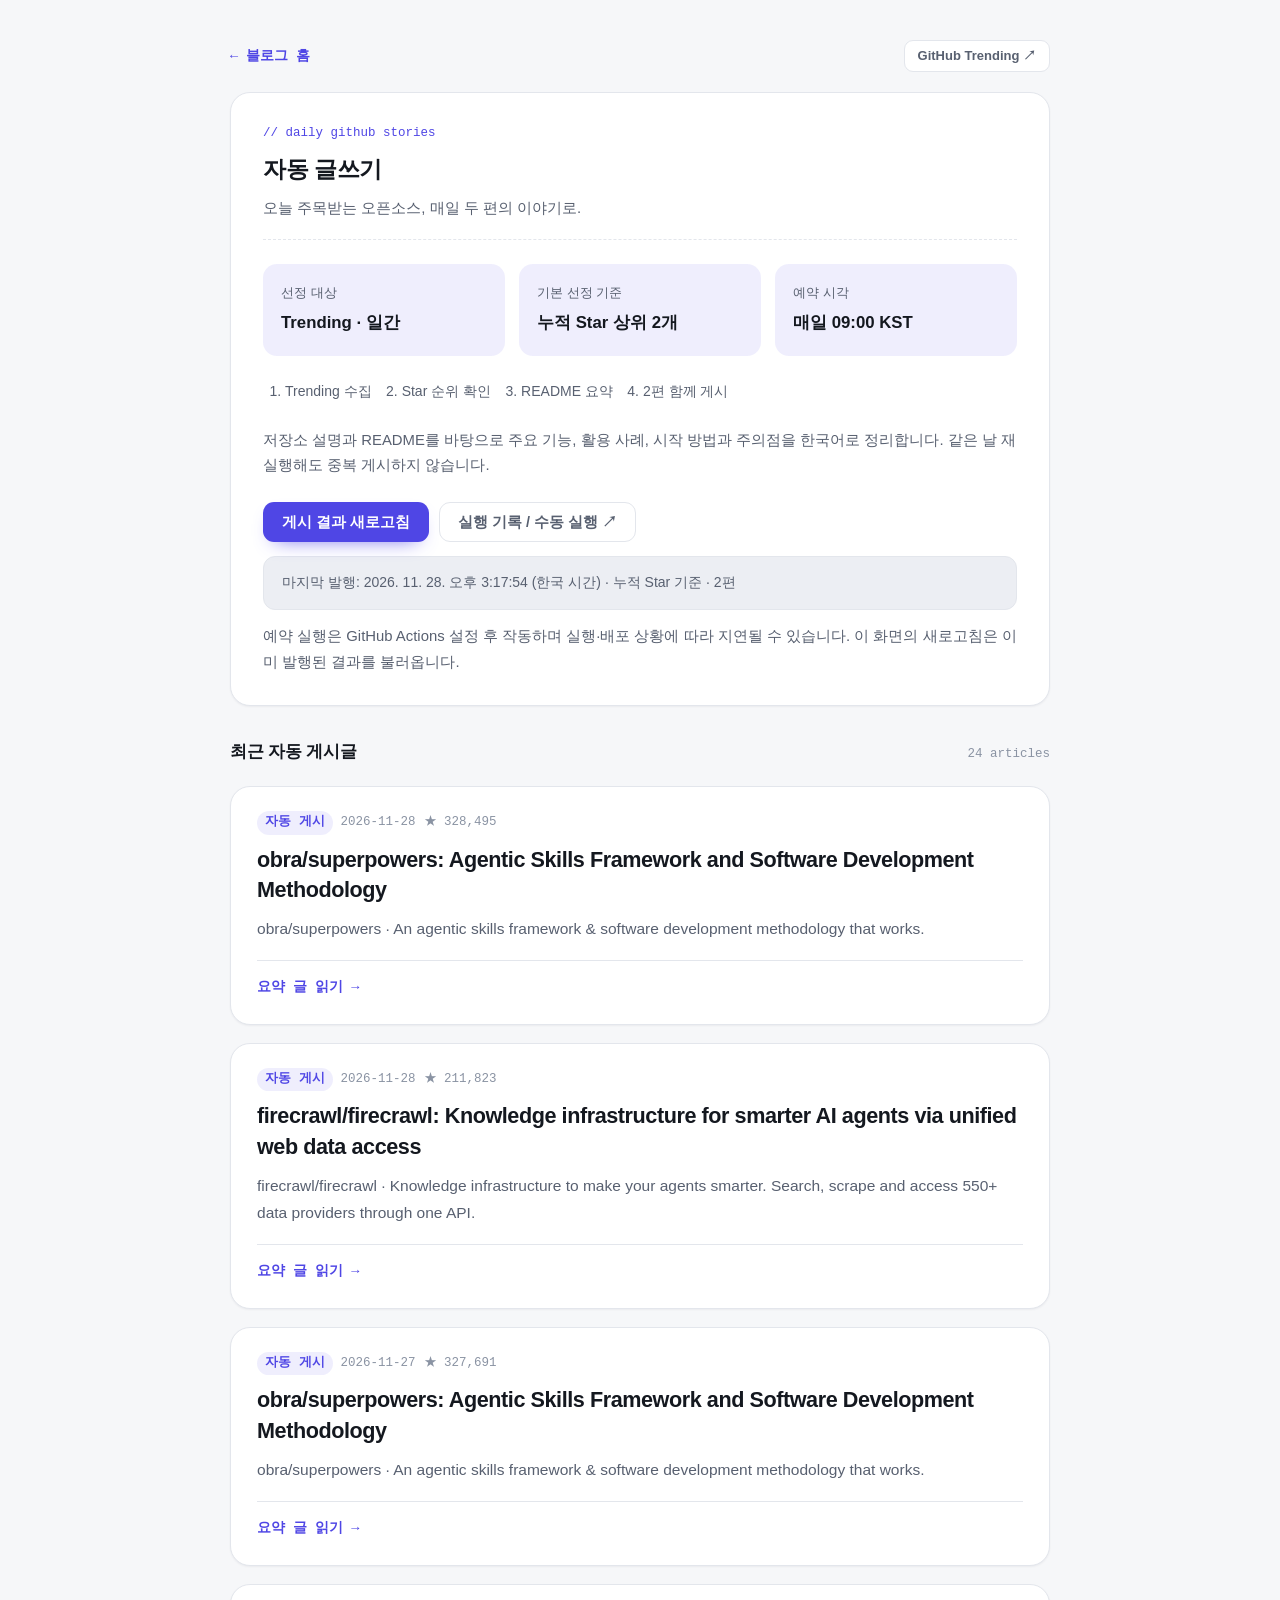
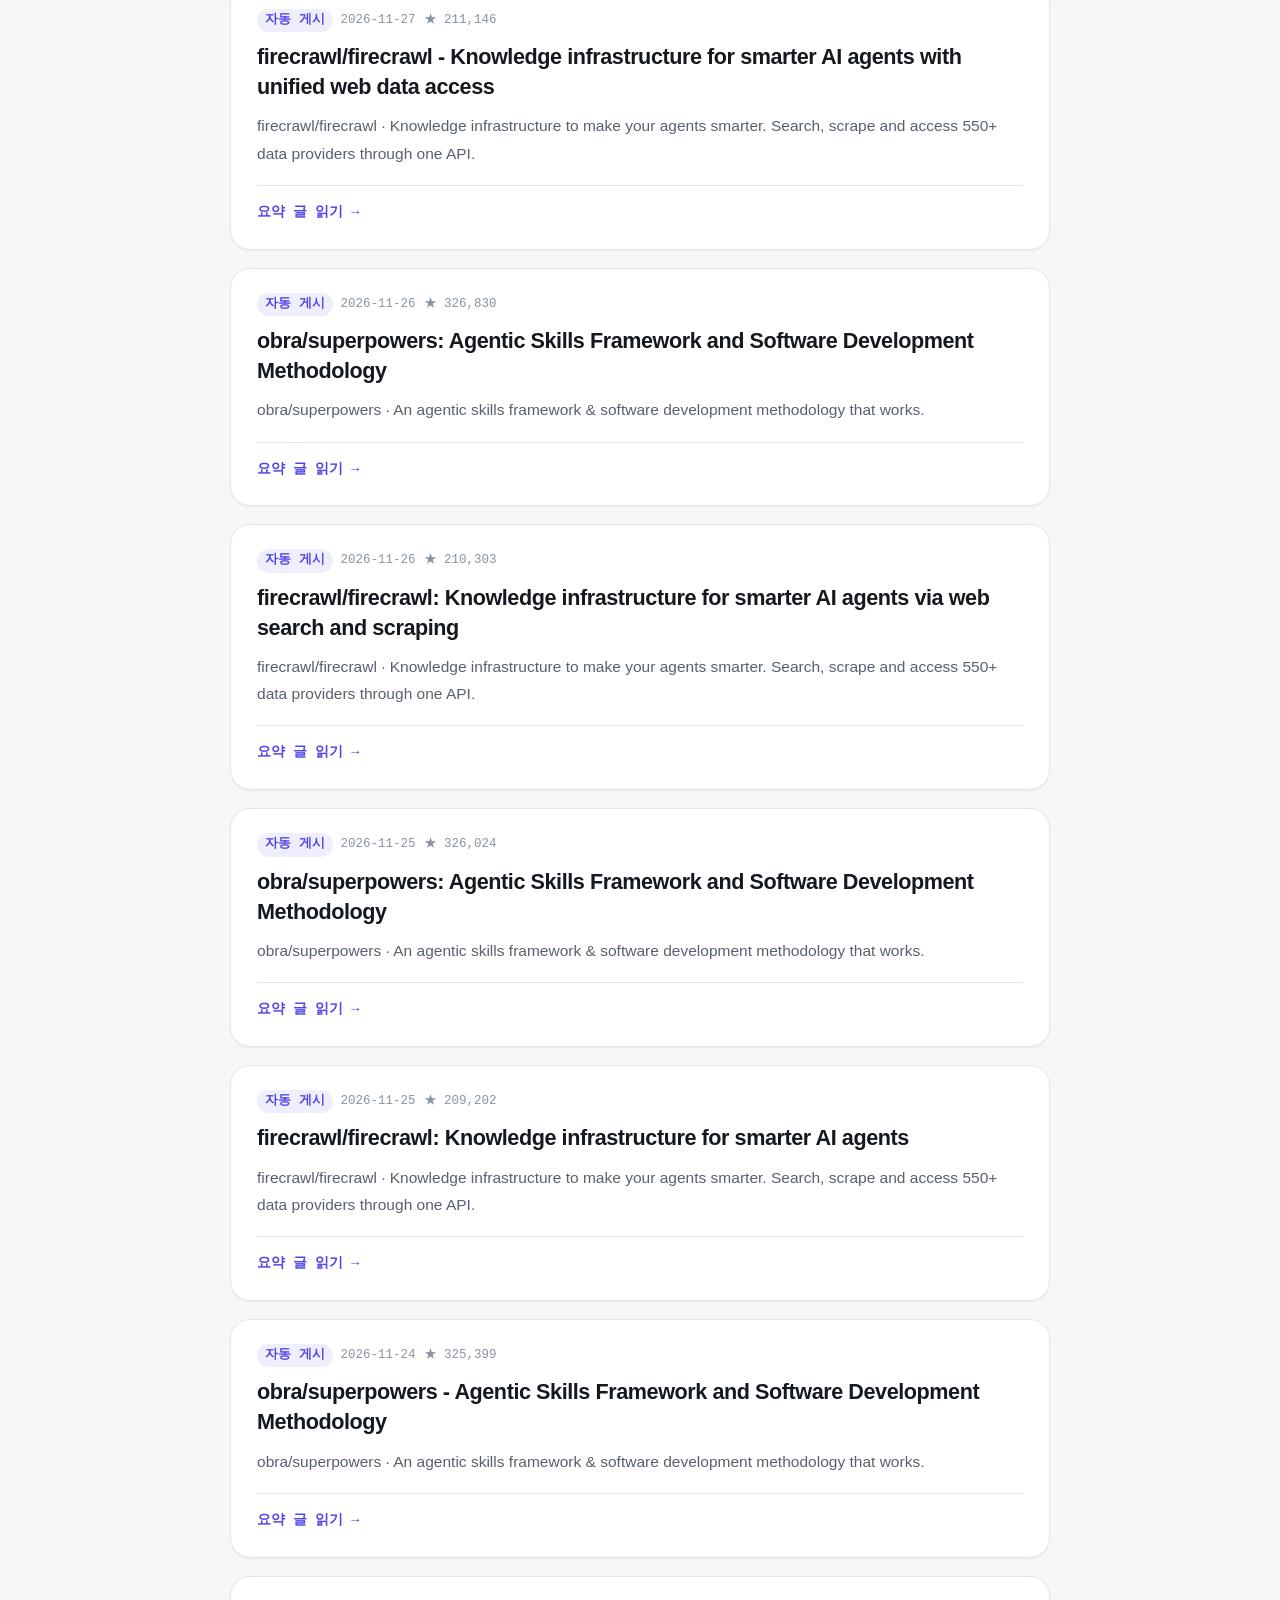
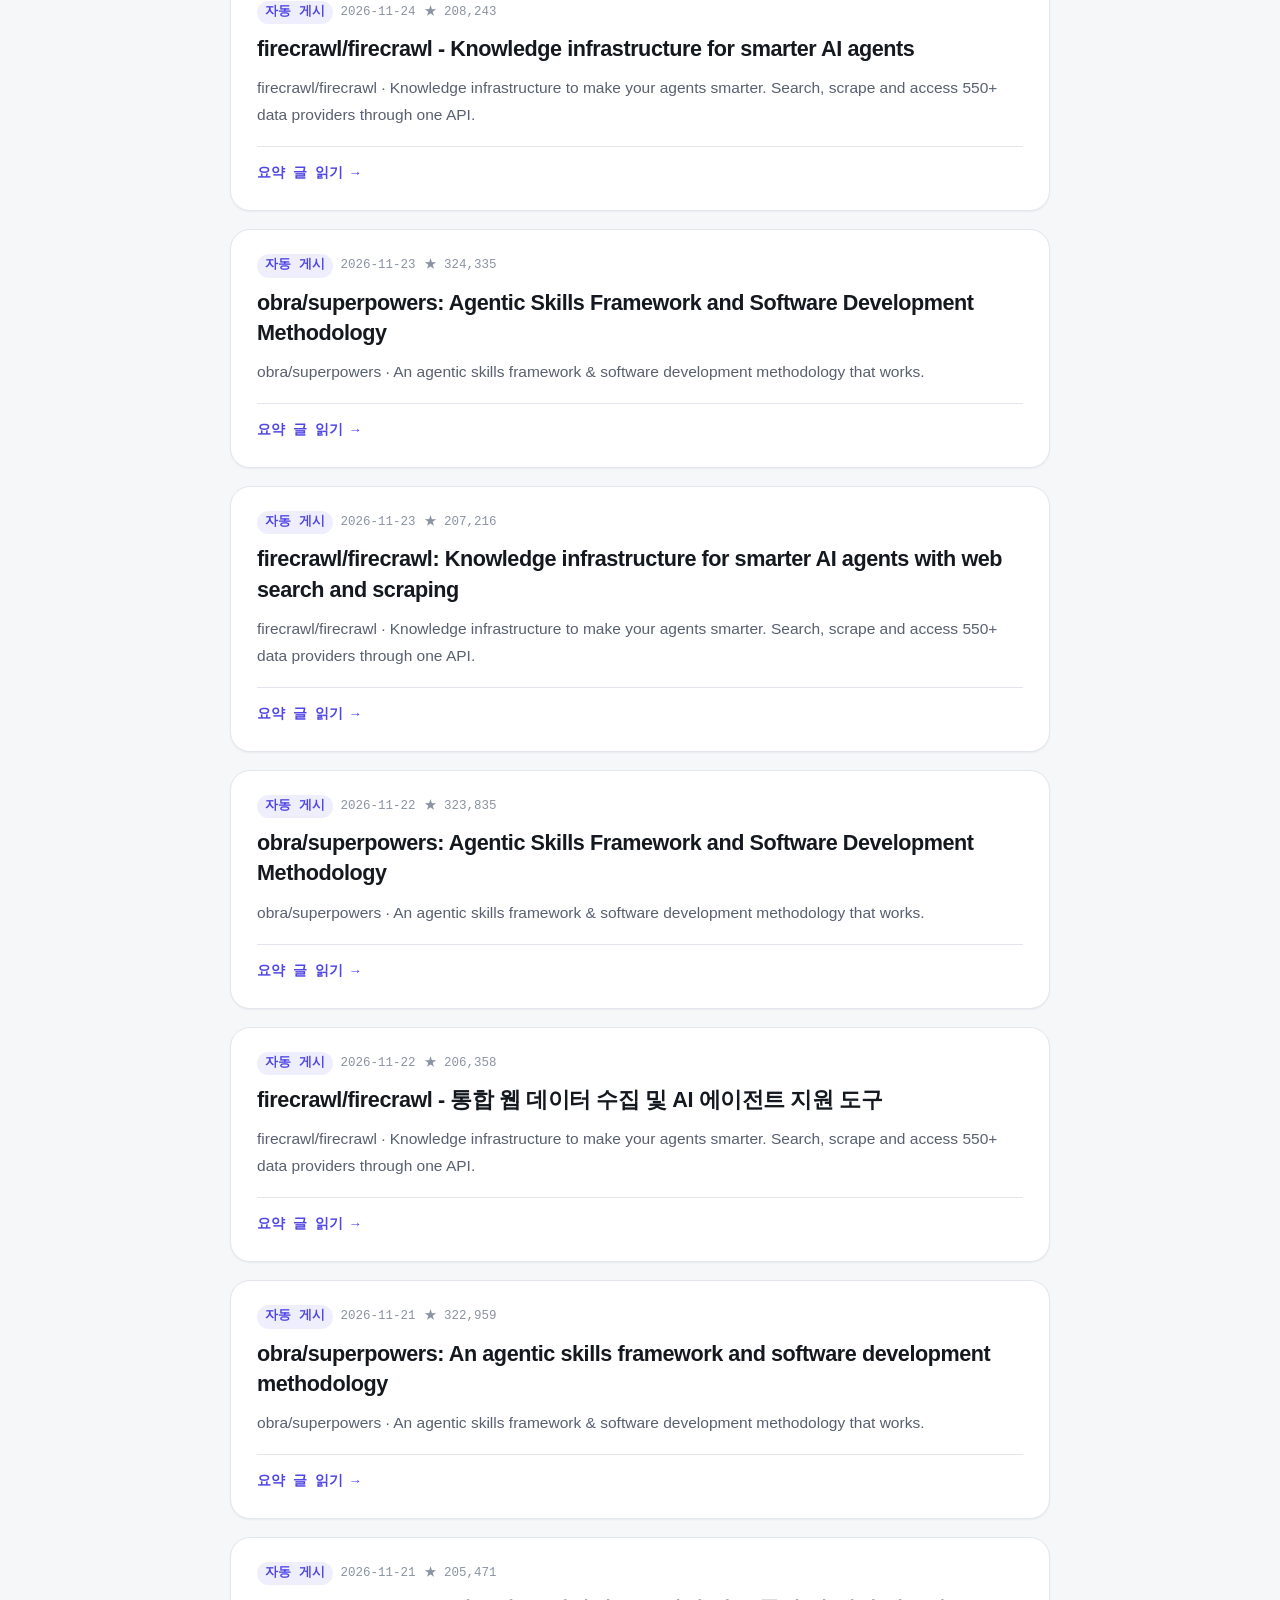
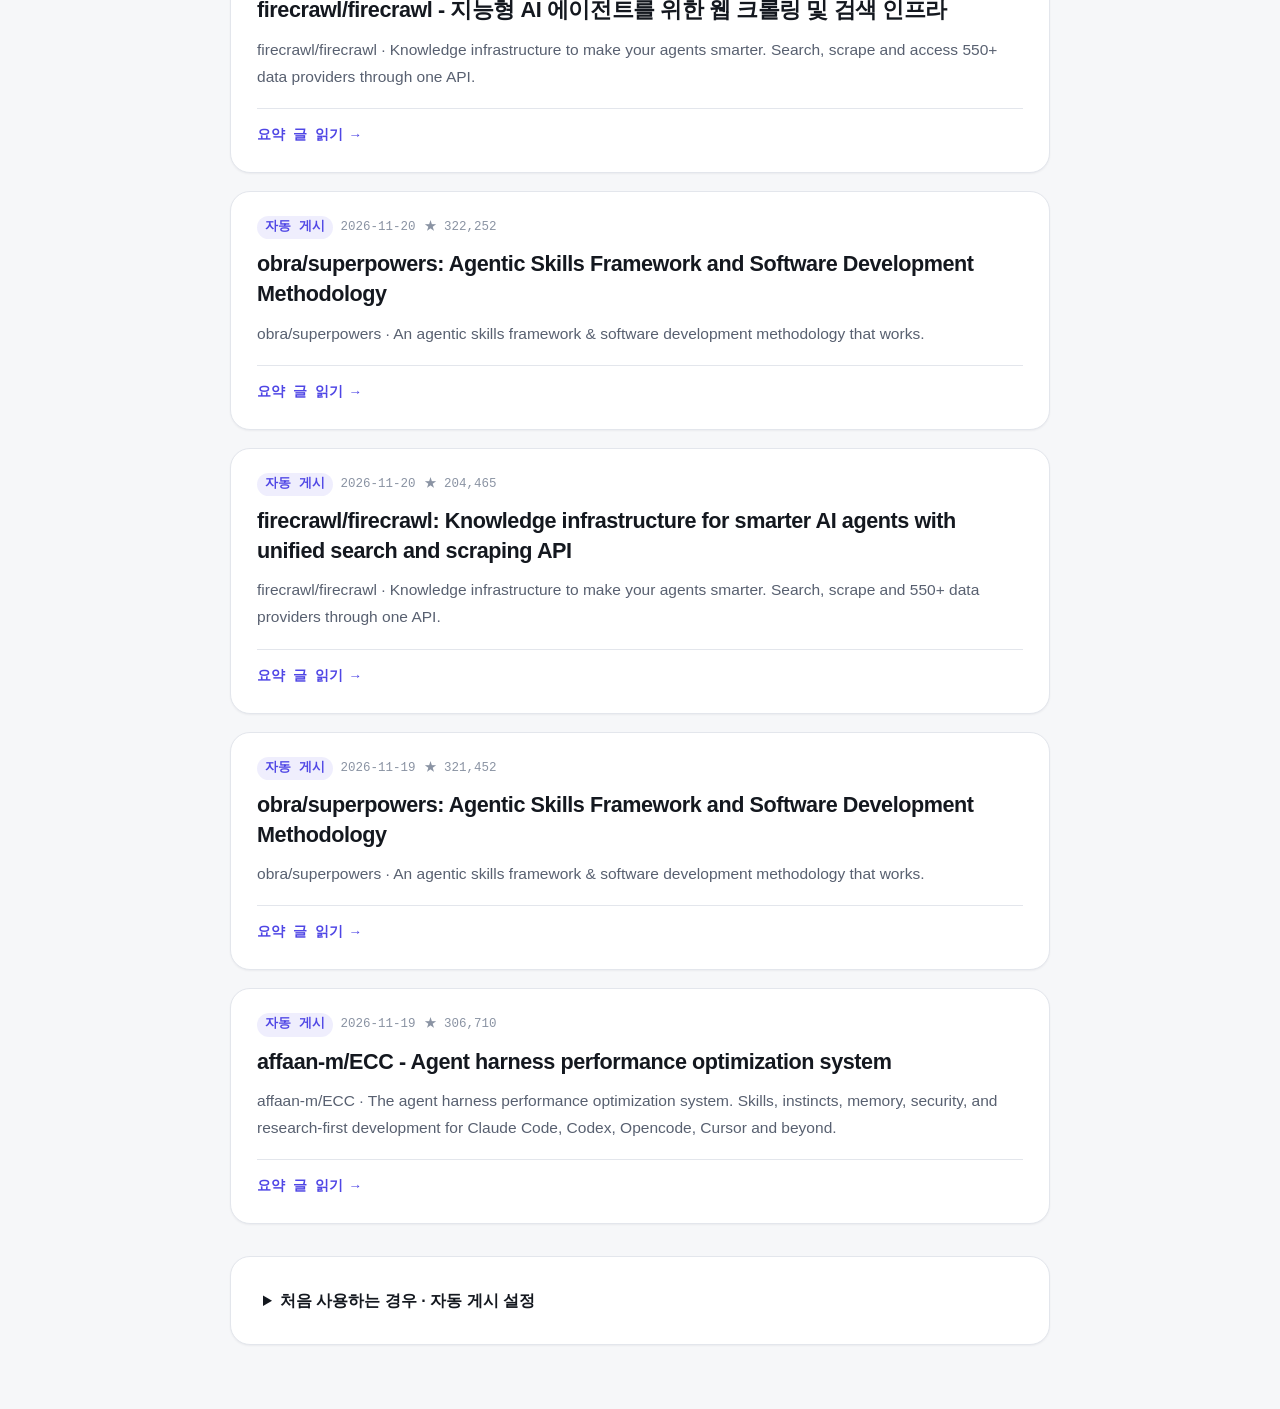
<file: import-post.html>
<!DOCTYPE html>
<html lang="ko">
<head>
    <meta charset="UTF-8">
    <meta http-equiv="Content-Security-Policy" content="default-src 'self'; script-src 'self'; style-src 'self' https://fonts.googleapis.com https://cdn.jsdelivr.net; font-src 'self' https://fonts.gstatic.com https://cdn.jsdelivr.net; img-src 'self' data:; connect-src 'self' https://*.supabase.co wss://*.supabase.co; object-src 'none'; base-uri 'self'; form-action 'self'">
    <meta name="referrer" content="strict-origin-when-cross-origin">
    <meta name="viewport" content="width=device-width, initial-scale=1.0">
    <meta name="description" content="GitHub Trending 상위 저장소를 매일 두 편의 기술 블로그 글로 정리합니다.">
    <title>자동 글쓰기 — devlog</title>
    <link rel="stylesheet" href="style.css">
</head>
<body>
    <main>
        <div class="container">
            <div class="section-head">
                <a class="read-more" href="index.html">← 블로그 홈</a>
                <a class="btn btn--ghost btn--sm" href="https://github.com/trending?since=daily" target="_blank" rel="noopener noreferrer">GitHub Trending ↗</a>
            </div>
            <section class="form-card automation-intro" aria-labelledby="automation-title">
                <div class="form-card__head">
                    <span class="form-card__kicker">// daily github stories</span>
                    <h1 class="form-card__title" id="automation-title">자동 글쓰기</h1>
                    <p class="form-card__desc">오늘 주목받는 오픈소스, 매일 두 편의 이야기로.</p>
                </div>
                <div class="automation-stats">
                    <div><span>선정 대상</span><strong>Trending · 일간</strong></div>
                    <div><span>기본 선정 기준</span><strong>누적 Star 상위 2개</strong></div>
                    <div><span>예약 시각</span><strong>매일 09:00 KST</strong></div>
                </div>
                <ol class="automation-steps">
                    <li>Trending 수집</li><li>Star 순위 확인</li><li>README 요약</li><li>2편 함께 게시</li>
                </ol>
                <p class="form-card__desc">저장소 설명과 README를 바탕으로 주요 기능, 활용 사례, 시작 방법과 주의점을 한국어로 정리합니다. 같은 날 재실행해도 중복 게시하지 않습니다.</p>
                <div class="automation-actions">
                    <button class="btn btn--primary" id="refresh-posts" type="button">게시 결과 새로고침</button>
                    <a class="btn btn--ghost" href="https://github.com/changrae/myTechBlog/actions/workflows/daily-trending.yml" target="_blank" rel="noopener noreferrer">실행 기록 / 수동 실행 ↗</a>
                </div>
                <p class="automation-status" id="automation-status" role="status" aria-live="polite">게시 결과를 확인하고 있습니다…</p>
                <p class="form-card__desc">예약 실행은 GitHub Actions 설정 후 작동하며 실행·배포 상황에 따라 지연될 수 있습니다. 이 화면의 새로고침은 이미 발행된 결과를 불러옵니다.</p>
            </section>

            <section class="automation-results" aria-labelledby="result-title">
                <div class="section-head">
                    <h2 class="section-title" id="result-title">최근 자동 게시글</h2>
                    <span class="section-note" id="published-count">0 articles</span>
                </div>
                <div class="posts" id="published-list"></div>
            </section>
            <details class="form-card automation-setup">
                <summary>처음 사용하는 경우 · 자동 게시 설정</summary>
                <ol>
                    <li>변경 파일을 GitHub 저장소의 기본 브랜치에 반영합니다.</li>
                    <li>저장소 Settings → Secrets and variables → Actions에서 <code>OPENAI_API_KEY</code> Secret을 등록합니다. API 키를 이 페이지에 입력하지 않습니다.</li>
                    <li>Settings → Pages의 Source를 GitHub Actions로 설정합니다.</li>
                    <li>Actions의 Daily Trending Posts에서 Run workflow를 실행합니다. 이후 매일 오전 9시에 예약 실행됩니다.</li>
                </ol>
                <p>기본 요약 모델은 gpt-4.1-mini입니다. Actions 변수 <code>OPENAI_MODEL</code>로 변경할 수 있으며 API 사용료가 발생합니다. 오늘 증가한 Star 기준은 <code>TRENDING_SORT=daily</code>로 설정합니다.</p>
                <p>로컬 실행: <code>python scripts/trending_posts.py</code>로 글을 생성한 뒤 <code>python -m http.server 8000 --bind 127.0.0.1</code>로 블로그를 열 수 있습니다. 로컬 파일을 더블클릭하는 방식에서는 게시 파일을 불러올 수 없습니다.</p>
                <p>이 페이지는 예약 서비스의 활성 상태를 직접 조회하지 않습니다. 실제 실행 성공·실패는 위 실행 기록에서 확인하세요.</p>
            </details>
        </div>
    </main>
    <script src="published-posts.js"></script>
    <script src="import-post.js"></script>
</body>
</html>
</file>
<file: style.css>
/* ==========================================================================
   devlog — 개인 기술블로그 테마
   1. Design Tokens (라이트/다크)
   2. Base & Typography
   3. Layout & Header
   4. Hero
   5. Post Cards / Post View
   6. Buttons & Badges
   7. Forms & Auth
   8. Footer
   9. Responsive
   ========================================================================== */

/* --------------------------------------------------------------------------
   1. Design Tokens
   -------------------------------------------------------------------------- */
:root {
    color-scheme: light;

    --font-sans: 'Pretendard Variable', Pretendard, -apple-system, BlinkMacSystemFont,
        'Segoe UI', 'Apple SD Gothic Neo', 'Noto Sans KR', 'Malgun Gothic', sans-serif;
    --font-mono: 'JetBrains Mono', ui-monospace, SFMono-Regular, Menlo, Consolas,
        'Liberation Mono', monospace;

    --bg: #f6f7f9;
    --bg-elevated: #ffffff;
    --bg-subtle: #eceef3;
    --header-bg: rgba(246, 247, 249, 0.82);

    --text: #14181f;
    --text-muted: #586070;
    --text-faint: #8a93a3;

    --border: #e3e6ec;
    --border-strong: #d2d7e0;

    --accent: #4f46e5;
    --accent-hover: #4338ca;
    --accent-soft: rgba(79, 70, 229, 0.09);
    --accent-contrast: #ffffff;

    --success: #0ea371;
    --danger: #e5484d;

    --code-bg: #eef1f6;
    --code-text: #37405a;
    --mark-bg: #fff3bf;

    --shadow-sm: 0 1px 2px rgba(16, 24, 40, 0.05);
    --shadow-md: 0 8px 28px -14px rgba(16, 24, 40, 0.28);
    --shadow-lg: 0 28px 56px -28px rgba(16, 24, 40, 0.4);

    --radius: 14px;
    --radius-lg: 20px;
    --header-h: 64px;

    --brand-gradient: linear-gradient(120deg, #6366f1 0%, #8b5cf6 45%, #22d3ee 100%);
}

[data-theme='dark'] {
    color-scheme: dark;

    --bg: #0d1117;
    --bg-elevated: #151b23;
    --bg-subtle: #1b222c;
    --header-bg: rgba(13, 17, 23, 0.78);

    --text: #e7ecf3;
    --text-muted: #9aa6b6;
    --text-faint: #6c7787;

    --border: #262d38;
    --border-strong: #35404e;

    --accent: #818cf8;
    --accent-hover: #a5b0ff;
    --accent-soft: rgba(129, 140, 248, 0.14);
    --accent-contrast: #0d1117;

    --success: #3ddc97;
    --danger: #ff6369;

    --code-bg: #1a212b;
    --code-text: #c7d2e0;
    --mark-bg: #554716;

    --shadow-sm: 0 1px 2px rgba(0, 0, 0, 0.4);
    --shadow-md: 0 8px 28px -14px rgba(0, 0, 0, 0.7);
    --shadow-lg: 0 28px 56px -28px rgba(0, 0, 0, 0.8);
}

/* --------------------------------------------------------------------------
   2. Base & Typography
   -------------------------------------------------------------------------- */
*,
*::before,
*::after {
    box-sizing: border-box;
}

html {
    scroll-behavior: smooth;
    -webkit-text-size-adjust: 100%;
}

body {
    margin: 0;
    min-height: 100vh;
    display: flex;
    flex-direction: column;
    font-family: var(--font-sans);
    font-size: 16px;
    line-height: 1.7;
    background-color: var(--bg);
    color: var(--text);
    -webkit-font-smoothing: antialiased;
    -moz-osx-font-smoothing: grayscale;
    transition: background-color 0.25s ease, color 0.25s ease;
}

a {
    color: inherit;
    text-decoration: none;
}

img {
    max-width: 100%;
}

::selection {
    background: var(--accent-soft);
    color: var(--text);
}

:focus-visible {
    outline: 2px solid var(--accent);
    outline-offset: 2px;
    border-radius: 4px;
}

.container {
    width: 100%;
    max-width: 860px;
    margin-inline: auto;
    padding-inline: 20px;
}

.container--narrow {
    max-width: 720px;
}

/* --------------------------------------------------------------------------
   3. Layout & Header
   -------------------------------------------------------------------------- */
.site-header {
    position: sticky;
    top: 0;
    z-index: 60;
    background-color: var(--header-bg);
    -webkit-backdrop-filter: saturate(180%) blur(14px);
    backdrop-filter: saturate(180%) blur(14px);
    border-bottom: 1px solid var(--border);
    transition: background-color 0.25s ease, border-color 0.25s ease;
}

.header-inner {
    display: flex;
    align-items: center;
    justify-content: space-between;
    gap: 16px;
    height: var(--header-h);
}

/* Brand -------------------------------------------------------------- */
.brand {
    display: inline-flex;
    align-items: center;
    gap: 9px;
    font-weight: 800;
    letter-spacing: -0.02em;
    transition: opacity 0.2s ease;
}

.brand:hover {
    opacity: 0.75;
}

.brand-mark {
    display: grid;
    place-items: center;
    width: 34px;
    height: 34px;
    border-radius: 10px;
    background: var(--brand-gradient);
    color: #fff;
    font-family: var(--font-mono);
    font-size: 13px;
    font-weight: 700;
    line-height: 1;
    box-shadow: var(--shadow-sm);
}

.brand-name {
    font-size: 19px;
}

.brand-name .cursor {
    color: var(--accent);
    font-family: var(--font-mono);
    animation: blink 1.2s steps(1) infinite;
}

@keyframes blink {
    50% {
        opacity: 0;
    }
}

/* Navigation --------------------------------------------------------- */
.header-actions {
    display: flex;
    align-items: center;
    gap: 6px;
}

.site-nav ul {
    display: flex;
    align-items: center;
    gap: 4px;
    margin: 0;
    padding: 0;
    list-style: none;
}

.nav-link {
    display: inline-block;
    padding: 7px 12px;
    border-radius: 10px;
    font-size: 14.5px;
    font-weight: 600;
    color: var(--text-muted);
    transition: color 0.18s ease, background-color 0.18s ease;
}

.nav-link:hover {
    color: var(--text);
    background-color: var(--bg-subtle);
}

.nav-link.is-active {
    color: var(--accent);
    background-color: var(--accent-soft);
}

.nav-link--accent {
    color: var(--accent);
}

.nav-link--danger:hover {
    color: var(--danger);
    background-color: rgba(229, 72, 77, 0.1);
}

/* Theme toggle ------------------------------------------------------- */
.theme-toggle {
    display: grid;
    place-items: center;
    width: 36px;
    height: 36px;
    padding: 0;
    border: 1px solid var(--border);
    border-radius: 10px;
    background-color: var(--bg-elevated);
    color: var(--text-muted);
    cursor: pointer;
    transition: color 0.18s ease, border-color 0.18s ease, transform 0.18s ease;
}

.theme-toggle:hover {
    color: var(--accent);
    border-color: var(--border-strong);
    transform: translateY(-1px);
}

.theme-toggle svg {
    width: 17px;
    height: 17px;
}

.theme-toggle .icon-moon {
    display: none;
}

[data-theme='dark'] .theme-toggle .icon-sun {
    display: none;
}

[data-theme='dark'] .theme-toggle .icon-moon {
    display: block;
}

/* Main --------------------------------------------------------------- */
main {
    flex: 1 0 auto;
    padding: 40px 0 64px;
}

/* --------------------------------------------------------------------------
   4. Hero
   -------------------------------------------------------------------------- */
.hero {
    padding: 12px 0 34px;
    border-bottom: 1px dashed var(--border);
    margin-bottom: 34px;
}

.hero-kicker {
    display: inline-flex;
    align-items: center;
    gap: 8px;
    margin: 0 0 14px;
    font-family: var(--font-mono);
    font-size: 13px;
    font-weight: 600;
    letter-spacing: 0.04em;
    color: var(--accent);
}

.hero-kicker::before {
    content: '';
    width: 22px;
    height: 2px;
    background: var(--brand-gradient);
    border-radius: 2px;
}

.hero-title {
    margin: 0 0 12px;
    font-size: clamp(1.9rem, 4.6vw, 2.6rem);
    font-weight: 800;
    line-height: 1.25;
    letter-spacing: -0.03em;
}

.hero-title .gradient-text {
    background: var(--brand-gradient);
    -webkit-background-clip: text;
    background-clip: text;
    color: transparent;
}

.hero-desc {
    margin: 0;
    max-width: 560px;
    color: var(--text-muted);
    font-size: 1.02rem;
}

.hero-stats {
    display: flex;
    flex-wrap: wrap;
    gap: 10px;
    margin-top: 20px;
}

.stat-chip {
    display: inline-flex;
    align-items: center;
    gap: 7px;
    padding: 6px 13px;
    border: 1px solid var(--border);
    border-radius: 999px;
    background: var(--bg-elevated);
    font-family: var(--font-mono);
    font-size: 12.5px;
    color: var(--text-muted);
    box-shadow: var(--shadow-sm);
}

.stat-chip strong {
    color: var(--text);
    font-weight: 700;
}

.stat-chip .dot {
    width: 7px;
    height: 7px;
    border-radius: 50%;
    background: var(--success);
    box-shadow: 0 0 0 3px rgba(14, 163, 113, 0.18);
}

/* Section heading ---------------------------------------------------- */
.section-head {
    display: flex;
    align-items: baseline;
    justify-content: space-between;
    gap: 12px;
    margin-bottom: 20px;
}

.section-title {
    margin: 0;
    font-size: 1.05rem;
    font-weight: 700;
    letter-spacing: -0.01em;
}

.section-title .hash {
    margin-right: 7px;
    font-family: var(--font-mono);
    color: var(--accent);
}

.section-note {
    font-family: var(--font-mono);
    font-size: 12.5px;
    color: var(--text-faint);
}

/* --------------------------------------------------------------------------
   5. Post Cards / Post View
   -------------------------------------------------------------------------- */
.post-groups {
    display: grid;
    gap: 32px;
}

.post-group { min-width: 0; }

.post-group--today {
    padding: clamp(14px, 3vw, 26px);
    border: 1px solid var(--accent);
    border-radius: var(--radius-lg);
    background: var(--accent-soft);
}

.post-group--past {
    padding-top: 26px;
    border-top: 1px solid var(--border-strong);
}

.post-group__head {
    display: flex;
    flex-wrap: wrap;
    align-items: center;
    justify-content: space-between;
    gap: 12px;
    margin-bottom: 20px;
}

.post-group__title {
    display: flex;
    align-items: center;
    gap: 10px;
    margin: 0;
    font-size: 1.2rem;
}

.post-group--today .post-group__title {
    color: var(--accent);
    font-family: var(--font-mono);
}

.post-group__count {
    padding: 2px 9px;
    border-radius: 999px;
    background: var(--bg-elevated);
    border: 1px solid var(--border);
    font-size: 12px;
}

.post-group__description,
.post-group__date {
    margin: 5px 0 0;
    color: var(--text-muted);
    font-size: 13px;
}

.post-group__date { font-family: var(--font-mono); }

.post-group__empty {
    margin: 0;
    padding: 30px 18px;
    border: 1px dashed var(--border-strong);
    border-radius: var(--radius);
    background: var(--bg-elevated);
    color: var(--text-muted);
    text-align: center;
}

.post-group--today .post-card::before { opacity: 1; }

.posts {
    display: flex;
    flex-direction: column;
    gap: 18px;
}

.post-card {
    position: relative;
    padding: 24px 26px;
    background: var(--bg-elevated);
    border: 1px solid var(--border);
    border-radius: var(--radius-lg);
    box-shadow: var(--shadow-sm);
    transition: transform 0.2s ease, box-shadow 0.2s ease, border-color 0.2s ease;
    overflow: hidden;
}

.post-card::before {
    content: '';
    position: absolute;
    inset: 0 auto 0 0;
    width: 3px;
    background: var(--brand-gradient);
    opacity: 0;
    transition: opacity 0.2s ease;
}

.post-card:hover {
    transform: translateY(-3px);
    border-color: var(--border-strong);
    box-shadow: var(--shadow-md);
}

.post-card:hover::before {
    opacity: 1;
}

.post-meta {
    display: flex;
    flex-wrap: wrap;
    align-items: center;
    gap: 8px;
    margin-bottom: 10px;
    font-family: var(--font-mono);
    font-size: 12.5px;
    color: var(--text-faint);
}

.meta-sep {
    width: 3px;
    height: 3px;
    border-radius: 50%;
    background: var(--border-strong);
}

.meta-badge {
    padding: 1px 8px;
    border-radius: 999px;
    background: var(--accent-soft);
    color: var(--accent);
    font-weight: 600;
}

.post-card__title {
    margin: 0 0 10px;
    font-size: 1.35rem;
    font-weight: 750;
    line-height: 1.4;
    letter-spacing: -0.02em;
}

.post-card__title a {
    transition: color 0.18s ease;
}

.post-card__title a:hover {
    color: var(--accent);
}

.post-card__excerpt {
    margin: 0;
    color: var(--text-muted);
    font-size: 0.97rem;
    line-height: 1.75;
    display: -webkit-box;
    -webkit-line-clamp: 3;
    -webkit-box-orient: vertical;
    overflow: hidden;
}

.post-card__footer {
    display: flex;
    align-items: center;
    justify-content: space-between;
    gap: 12px;
    margin-top: 18px;
    padding-top: 16px;
    border-top: 1px solid var(--border);
}

.read-more {
    display: inline-flex;
    align-items: center;
    gap: 6px;
    font-family: var(--font-mono);
    font-size: 13.5px;
    font-weight: 600;
    color: var(--accent);
    transition: gap 0.18s ease, color 0.18s ease;
}

.read-more:hover {
    gap: 11px;
    color: var(--accent-hover);
}

.card-actions {
    display: flex;
    gap: 8px;
}

/* Full post view ------------------------------------------------------ */
.post-full {
    padding: 34px 36px;
    background: var(--bg-elevated);
    border: 1px solid var(--border);
    border-radius: var(--radius-lg);
    box-shadow: var(--shadow-sm);
}

.post-full__title {
    margin: 0 0 14px;
    font-size: clamp(1.7rem, 4vw, 2.15rem);
    font-weight: 800;
    line-height: 1.3;
    letter-spacing: -0.03em;
    word-break: break-word;
}

.post-full__divider {
    height: 1px;
    margin: 22px 0;
    background: var(--border);
}

.post-full__footer {
    display: flex;
    flex-wrap: wrap;
    align-items: center;
    justify-content: space-between;
    gap: 12px;
    margin-top: 32px;
    padding-top: 22px;
    border-top: 1px solid var(--border);
}

/* Article typography -------------------------------------------------- */
.post-content {
    font-size: 1.04rem;
    line-height: 1.85;
    color: var(--text);
    word-break: break-word;
}

.post-content > *:first-child {
    margin-top: 0;
}

.post-content p {
    margin: 0 0 1.15em;
}

.post-content h1,
.post-content h2,
.post-content h3 {
    margin: 1.8em 0 0.7em;
    font-weight: 750;
    letter-spacing: -0.02em;
    line-height: 1.35;
}

.post-content h2 {
    font-size: 1.4rem;
}

.post-content h3 {
    font-size: 1.18rem;
}

.post-content a {
    color: var(--accent);
    text-decoration: underline;
    text-underline-offset: 3px;
    text-decoration-thickness: 1.5px;
}

.post-content strong {
    font-weight: 700;
}

.post-content mark {
    background: var(--mark-bg);
    color: inherit;
    padding: 0.1em 0.3em;
    border-radius: 4px;
}

.post-content ul,
.post-content ol {
    margin: 0 0 1.15em;
    padding-left: 1.4em;
}

.post-content li {
    margin-bottom: 0.4em;
}

.post-content blockquote {
    margin: 1.4em 0;
    padding: 12px 20px;
    border-left: 3px solid var(--accent);
    border-radius: 0 12px 12px 0;
    background: var(--accent-soft);
    color: var(--text-muted);
    font-style: normal;
}

.post-content hr {
    height: 1px;
    margin: 2em 0;
    border: 0;
    background: var(--border);
}

.post-content code {
    font-family: var(--font-mono);
    font-size: 0.87em;
    padding: 0.16em 0.42em;
    border-radius: 6px;
    background: var(--code-bg);
    color: var(--code-text);
}

.post-content pre {
    margin: 1.4em 0;
    padding: 18px 20px;
    overflow-x: auto;
    background: var(--code-bg);
    border: 1px solid var(--border);
    border-radius: var(--radius);
    line-height: 1.6;
}

.post-content pre code {
    padding: 0;
    background: none;
    color: var(--code-text);
    font-size: 0.88rem;
}

.post-content table {
    width: 100%;
    margin: 1.4em 0;
    border-collapse: collapse;
    font-size: 0.95rem;
}

.post-content th,
.post-content td {
    padding: 9px 12px;
    border: 1px solid var(--border);
    text-align: left;
}

.post-content th {
    background: var(--bg-subtle);
    font-weight: 700;
}

/* Empty state ---------------------------------------------------------- */
.empty-state {
    padding: 56px 24px;
    text-align: center;
    background: var(--bg-elevated);
    border: 1px dashed var(--border-strong);
    border-radius: var(--radius-lg);
}

.empty-state__icon {
    display: grid;
    place-items: center;
    width: 56px;
    height: 56px;
    margin: 0 auto 16px;
    border-radius: 16px;
    background: var(--accent-soft);
    color: var(--accent);
}

.empty-state__icon svg {
    width: 26px;
    height: 26px;
}

.empty-state h3 {
    margin: 0 0 6px;
    font-size: 1.1rem;
    letter-spacing: -0.01em;
}

.empty-state p {
    margin: 0 0 20px;
    color: var(--text-muted);
    font-size: 0.95rem;
}

/* --------------------------------------------------------------------------
   6. Buttons & Badges
   -------------------------------------------------------------------------- */
.btn {
    display: inline-flex;
    align-items: center;
    justify-content: center;
    gap: 7px;
    padding: 9px 18px;
    border: 1px solid transparent;
    border-radius: 11px;
    font-family: inherit;
    font-size: 14.5px;
    font-weight: 650;
    line-height: 1.4;
    cursor: pointer;
    transition: background-color 0.18s ease, color 0.18s ease,
        border-color 0.18s ease, transform 0.18s ease, box-shadow 0.18s ease;
}

.btn:active {
    transform: translateY(1px);
}

.btn--primary {
    background: var(--accent);
    color: var(--accent-contrast);
    box-shadow: 0 8px 20px -12px var(--accent);
}

.btn--primary:hover {
    background: var(--accent-hover);
}

.btn--ghost {
    background: var(--bg-elevated);
    border-color: var(--border);
    color: var(--text-muted);
}

.btn--ghost:hover {
    border-color: var(--border-strong);
    color: var(--text);
    background: var(--bg-subtle);
}

.btn--sm {
    padding: 6px 13px;
    font-size: 13px;
    border-radius: 9px;
}

.btn--block {
    width: 100%;
    padding: 12px 20px;
    font-size: 15.5px;
}

.btn[disabled] {
    opacity: 0.6;
    cursor: not-allowed;
}

.tag {
    display: inline-block;
    padding: 3px 10px;
    border-radius: 999px;
    background: var(--bg-subtle);
    border: 1px solid var(--border);
    font-family: var(--font-mono);
    font-size: 12px;
    color: var(--text-muted);
}

/* --------------------------------------------------------------------------
   7. Forms & Auth
   -------------------------------------------------------------------------- */
.form-card {
    padding: 30px 32px;
    background: var(--bg-elevated);
    border: 1px solid var(--border);
    border-radius: var(--radius-lg);
    box-shadow: var(--shadow-sm);
}

.form-card__head {
    margin-bottom: 24px;
    padding-bottom: 18px;
    border-bottom: 1px dashed var(--border);
}

.form-card__kicker {
    display: block;
    margin-bottom: 6px;
    font-family: var(--font-mono);
    font-size: 12.5px;
    color: var(--accent);
}

.form-card__title {
    margin: 0;
    font-size: 1.45rem;
    font-weight: 800;
    letter-spacing: -0.02em;
}

.form-card__desc {
    margin: 6px 0 0;
    color: var(--text-muted);
    font-size: 0.93rem;
}

.form-group {
    margin-bottom: 18px;
}

.form-group label {
    display: flex;
    align-items: center;
    gap: 6px;
    margin-bottom: 7px;
    font-size: 13.5px;
    font-weight: 650;
    color: var(--text-muted);
}

.form-group label .req {
    color: var(--danger);
}

.form-group label .hint {
    margin-left: auto;
    font-family: var(--font-mono);
    font-size: 11.5px;
    font-weight: 500;
    color: var(--text-faint);
}

.form-control {
    width: 100%;
    padding: 11px 14px;
    border: 1px solid var(--border);
    border-radius: 11px;
    background: var(--bg);
    color: var(--text);
    font-family: inherit;
    font-size: 15px;
    line-height: 1.5;
    transition: border-color 0.18s ease, box-shadow 0.18s ease,
        background-color 0.18s ease;
}

.form-control::placeholder {
    color: var(--text-faint);
}

.form-control:hover {
    border-color: var(--border-strong);
}

.form-control:focus {
    outline: none;
    border-color: var(--accent);
    background: var(--bg-elevated);
    box-shadow: 0 0 0 4px var(--accent-soft);
}

textarea.form-control {
    min-height: 320px;
    resize: vertical;
    line-height: 1.75;
}

.form-actions {
    display: flex;
    gap: 10px;
    margin-top: 24px;
}

.form-actions .btn {
    flex: 1;
}

/* Auth pages ----------------------------------------------------------- */
.page-auth {
    background-color: var(--bg);
    background-image: radial-gradient(
            60rem 30rem at 50% -10rem,
            var(--accent-soft),
            transparent 70%
        ),
        radial-gradient(
            40rem 24rem at 110% 110%,
            rgba(34, 211, 238, 0.1),
            transparent 70%
        );
    background-repeat: no-repeat;
}

.auth-wrap {
    display: flex;
    flex-direction: column;
    align-items: center;
    justify-content: center;
    min-height: 100vh;
    padding: 40px 20px;
}

.auth-topbar {
    display: flex;
    align-items: center;
    justify-content: space-between;
    width: 100%;
    max-width: 420px;
    margin-bottom: 26px;
}

.auth-card {
    width: 100%;
    max-width: 420px;
    padding: 34px 32px;
    background: var(--bg-elevated);
    border: 1px solid var(--border);
    border-radius: var(--radius-lg);
    box-shadow: var(--shadow-lg);
}

.auth-card__brand {
    display: flex;
    flex-direction: column;
    align-items: center;
    gap: 12px;
    margin-bottom: 26px;
    text-align: center;
}

.auth-card__brand .brand-mark {
    width: 44px;
    height: 44px;
    border-radius: 13px;
    font-size: 16px;
}

.auth-title {
    margin: 0;
    font-size: 1.4rem;
    font-weight: 800;
    letter-spacing: -0.02em;
}

.auth-subtitle {
    margin: 5px 0 0;
    color: var(--text-muted);
    font-size: 0.92rem;
}

.auth-switch {
    margin: 22px 0 0;
    text-align: center;
    font-size: 0.92rem;
    color: var(--text-muted);
}

.auth-switch a {
    font-weight: 700;
    color: var(--accent);
}

.auth-switch a:hover {
    text-decoration: underline;
    text-underline-offset: 3px;
}

/* --------------------------------------------------------------------------
   8. Footer
   -------------------------------------------------------------------------- */
.site-footer {
    flex-shrink: 0;
    margin-top: auto;
    border-top: 1px solid var(--border);
    background: var(--bg-elevated);
    transition: background-color 0.25s ease, border-color 0.25s ease;
}

.footer-inner {
    display: flex;
    flex-wrap: wrap;
    align-items: center;
    justify-content: space-between;
    gap: 12px;
    padding: 26px 0;
}

.footer-copy {
    margin: 0;
    font-family: var(--font-mono);
    font-size: 12.5px;
    color: var(--text-faint);
}

.footer-links {
    display: flex;
    gap: 16px;
    margin: 0;
    padding: 0;
    list-style: none;
    font-size: 13.5px;
    color: var(--text-muted);
}

.footer-links a:hover {
    color: var(--accent);
}

/* --------------------------------------------------------------------------
   9. Responsive
   -------------------------------------------------------------------------- */
@media (max-width: 640px) {
    :root {
        --header-h: 56px;
    }

    main {
        padding: 28px 0 48px;
    }

    .brand-name {
        font-size: 17px;
    }

    .brand-mark {
        width: 30px;
        height: 30px;
        font-size: 11.5px;
    }

    .site-nav ul {
        gap: 0;
    }

    .nav-link {
        padding: 6px 9px;
        font-size: 13.5px;
    }

    .post-card,
    .post-full,
    .form-card {
        padding: 22px 18px;
        border-radius: 16px;
    }

    .post-card__title {
        font-size: 1.2rem;
    }

    .hero {
        padding-bottom: 26px;
        margin-bottom: 26px;
    }

    .footer-inner {
        flex-direction: column;
        text-align: center;
    }
}

@media (prefers-reduced-motion: reduce) {
    *,
    *::before,
    *::after {
        animation-duration: 0.01ms !important;
        transition-duration: 0.01ms !important;
        scroll-behavior: auto !important;
    }
}

/* Automatic publishing dashboard */
.automation-stats { display: grid; grid-template-columns: repeat(3, minmax(0, 1fr)); gap: 14px; }
.automation-stats > div { padding: 18px; background: var(--accent-soft); border-radius: var(--radius); }
.automation-stats span { display: block; color: var(--text-muted); font-size: 13px; margin-bottom: 5px; }
.automation-stats strong { display: block; font-size: 1.05rem; }
.automation-steps { display: flex; flex-wrap: wrap; gap: 12px 30px; margin: 24px 0; padding-left: 22px; color: var(--text-muted); font-size: 14px; }
.automation-actions { display: flex; flex-wrap: wrap; gap: 10px; margin-top: 24px; }
.automation-status, .feed-notice { padding: 14px 18px; border: 1px solid var(--border); border-radius: 12px; background: var(--bg-subtle); color: var(--text-muted); font-size: 14px; }
.automation-results, .automation-setup { margin-top: 32px; }
.automation-setup summary { cursor: pointer; font-weight: 700; }
.automation-setup li { margin: 12px 0; }
.automation-setup p { color: var(--text-muted); font-size: 14px; }
.automation-setup code { overflow-wrap: anywhere; }
@media (max-width: 640px) {
    .automation-stats { grid-template-columns: 1fr; }
    .header-inner { flex-wrap: wrap; }
    .site-header { height: auto; min-height: var(--header-h); }
    .header-actions { flex-wrap: wrap; }
    .site-nav ul { flex-wrap: wrap; }
}
</file>
